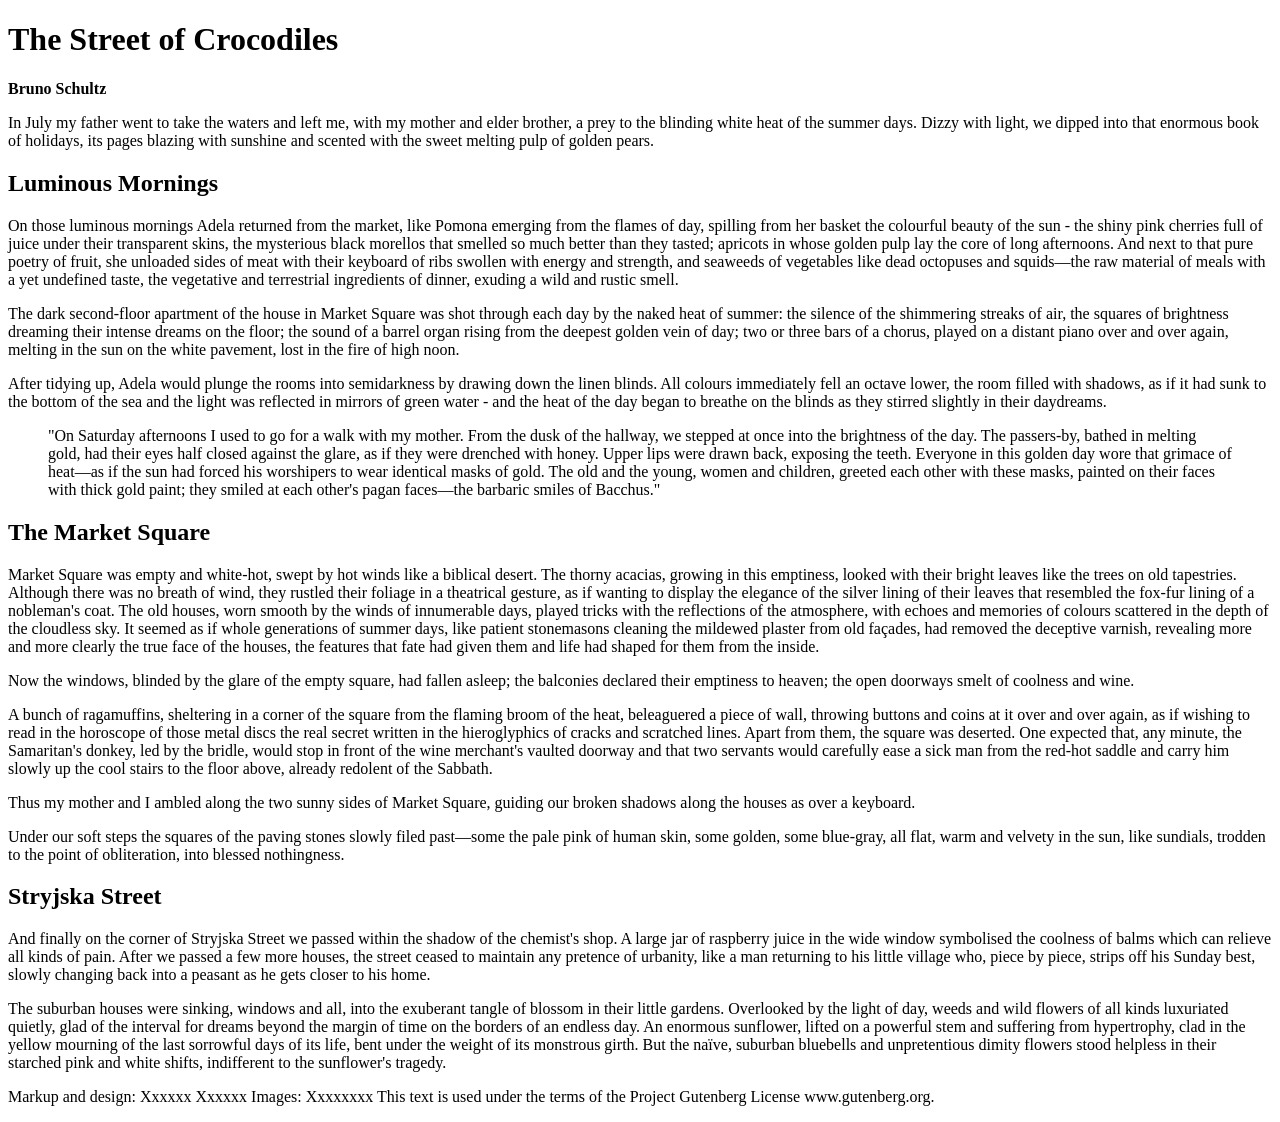
<file: index.html>
<!DOCTYPE html>
<html lang="en">
<head>
<meta charset="UTF-8">
   <title>The Street of Crocodiles</title>
</head>
<body>
    <h1>The Street of Crocodiles</h1>

<p><strong>Bruno Schultz</strong></p>

<p>In July my father went to take the waters and left me, with my mother and elder brother, a prey to the blinding white heat of the summer days. Dizzy with light, we dipped into that enormous book of holidays, its pages blazing with sunshine and scented with the sweet melting pulp of golden pears.</p>

<h2>Luminous Mornings</h2>

<p>On those luminous mornings Adela returned from the market, like Pomona emerging from the flames of day, spilling from her basket the colourful beauty of the sun - the shiny pink cherries full of juice under their transparent skins, the mysterious black morellos that smelled so much better than they tasted; apricots in whose golden pulp lay the core of long afternoons. And next to that pure poetry of fruit, she unloaded sides of meat with their keyboard of ribs swollen with energy and strength, and seaweeds of vegetables like dead octopuses and squids—the raw material of meals with a yet undefined taste, the vegetative and terrestrial ingredients of dinner, exuding a wild and rustic smell.</p>

<p>The dark second-floor apartment of the house in Market Square was shot through each day by the naked heat of summer: the silence of the shimmering streaks of air, the squares of brightness dreaming their intense dreams on the floor; the sound of a barrel organ rising from the deepest golden vein of day; two or three bars of a chorus, played on a distant piano over and over again, melting in the sun on the white pavement, lost in the fire of high noon.</p>

<p>After tidying up, Adela would plunge the rooms into semidarkness by drawing down the linen blinds. All colours immediately fell an octave lower, the room filled with shadows, as if it had sunk to the bottom of the sea and the light was reflected in mirrors of green water - and the heat of the day began to breathe on the blinds as they stirred slightly in their daydreams.</p>

<blockquote>
  <p>"On Saturday afternoons I used to go for a walk with my mother. From the dusk of the hallway, we stepped at once into the brightness of the day. The passers-by, bathed in melting gold, had their eyes half closed against the glare, as if they were drenched with honey. Upper lips were drawn back, exposing the teeth. Everyone in this golden day wore that grimace of heat—as if the sun had forced his worshipers to wear identical masks of gold. The old and the young, women and children, greeted each other with these masks, painted on their faces with thick gold paint; they smiled at each other's pagan faces—the barbaric smiles of Bacchus."</p>
</blockquote>

<h2>The Market Square</h2>

<p>Market Square was empty and white-hot, swept by hot winds like a biblical desert. The thorny acacias, growing in this emptiness, looked with their bright leaves like the trees on old tapestries. Although there was no breath of wind, they rustled their foliage in a theatrical gesture, as if wanting to display the elegance of the silver lining of their leaves that resembled the fox-fur lining of a nobleman's coat. The old houses, worn smooth by the winds of innumerable days, played tricks with the reflections of the atmosphere, with echoes and memories of colours scattered in the depth of the cloudless sky. It seemed as if whole generations of summer days, like patient stonemasons cleaning the mildewed plaster from old façades, had removed the deceptive varnish, revealing more and more clearly the true face of the houses, the features that fate had given them and life had shaped for them from the inside.</p>

<p>Now the windows, blinded by the glare of the empty square, had fallen asleep; the balconies declared their emptiness to heaven; the open doorways smelt of coolness and wine.</p>

<p>A bunch of ragamuffins, sheltering in a corner of the square from the flaming broom of the heat, beleaguered a piece of wall, throwing buttons and coins at it over and over again, as if wishing to read in the horoscope of those metal discs the real secret written in the hieroglyphics of cracks and scratched lines. Apart from them, the square was deserted. One expected that, any minute, the Samaritan's donkey, led by the bridle, would stop in front of the wine merchant's vaulted doorway and that two servants would carefully ease a sick man from the red-hot saddle and carry him slowly up the cool stairs to the floor above, already redolent of the Sabbath.</p>

<p>Thus my mother and I ambled along the two sunny sides of Market Square, guiding our broken shadows along the houses as over a keyboard.</p>

<p>Under our soft steps the squares of the paving stones slowly filed past—some the pale pink of human skin, some golden, some blue-gray, all flat, warm and velvety in the sun, like sundials, trodden to the point of obliteration, into blessed nothingness.</p>

<h2>Stryjska Street</h2>

<p>And finally on the corner of Stryjska Street we passed within the shadow of the chemist's shop. A large jar of raspberry juice in the wide window symbolised the coolness of balms which can relieve all kinds of pain. After we passed a few more houses, the street ceased to maintain any pretence of urbanity, like a man returning to his little village who, piece by piece, strips off his Sunday best, slowly changing back into a peasant as he gets closer to his home.</p>

<p>The suburban houses were sinking, windows and all, into the exuberant tangle of blossom in their little gardens. Overlooked by the light of day, weeds and wild flowers of all kinds luxuriated quietly, glad of the interval for dreams beyond the margin of time on the borders of an endless day. An enormous sunflower, lifted on a powerful stem and suffering from hypertrophy, clad in the yellow mourning of the last sorrowful days of its life, bent under the weight of its monstrous girth. But the naïve, suburban bluebells and unpretentious dimity flowers stood helpless in their starched pink and white shifts, indifferent to the sunflower's tragedy.</p>

<p>Markup and design: Xxxxxx Xxxxxx
Images: Xxxxxxxx 
This text is used under the terms of the Project Gutenberg License www.gutenberg.org.</p>
</body>
</html>
</file>
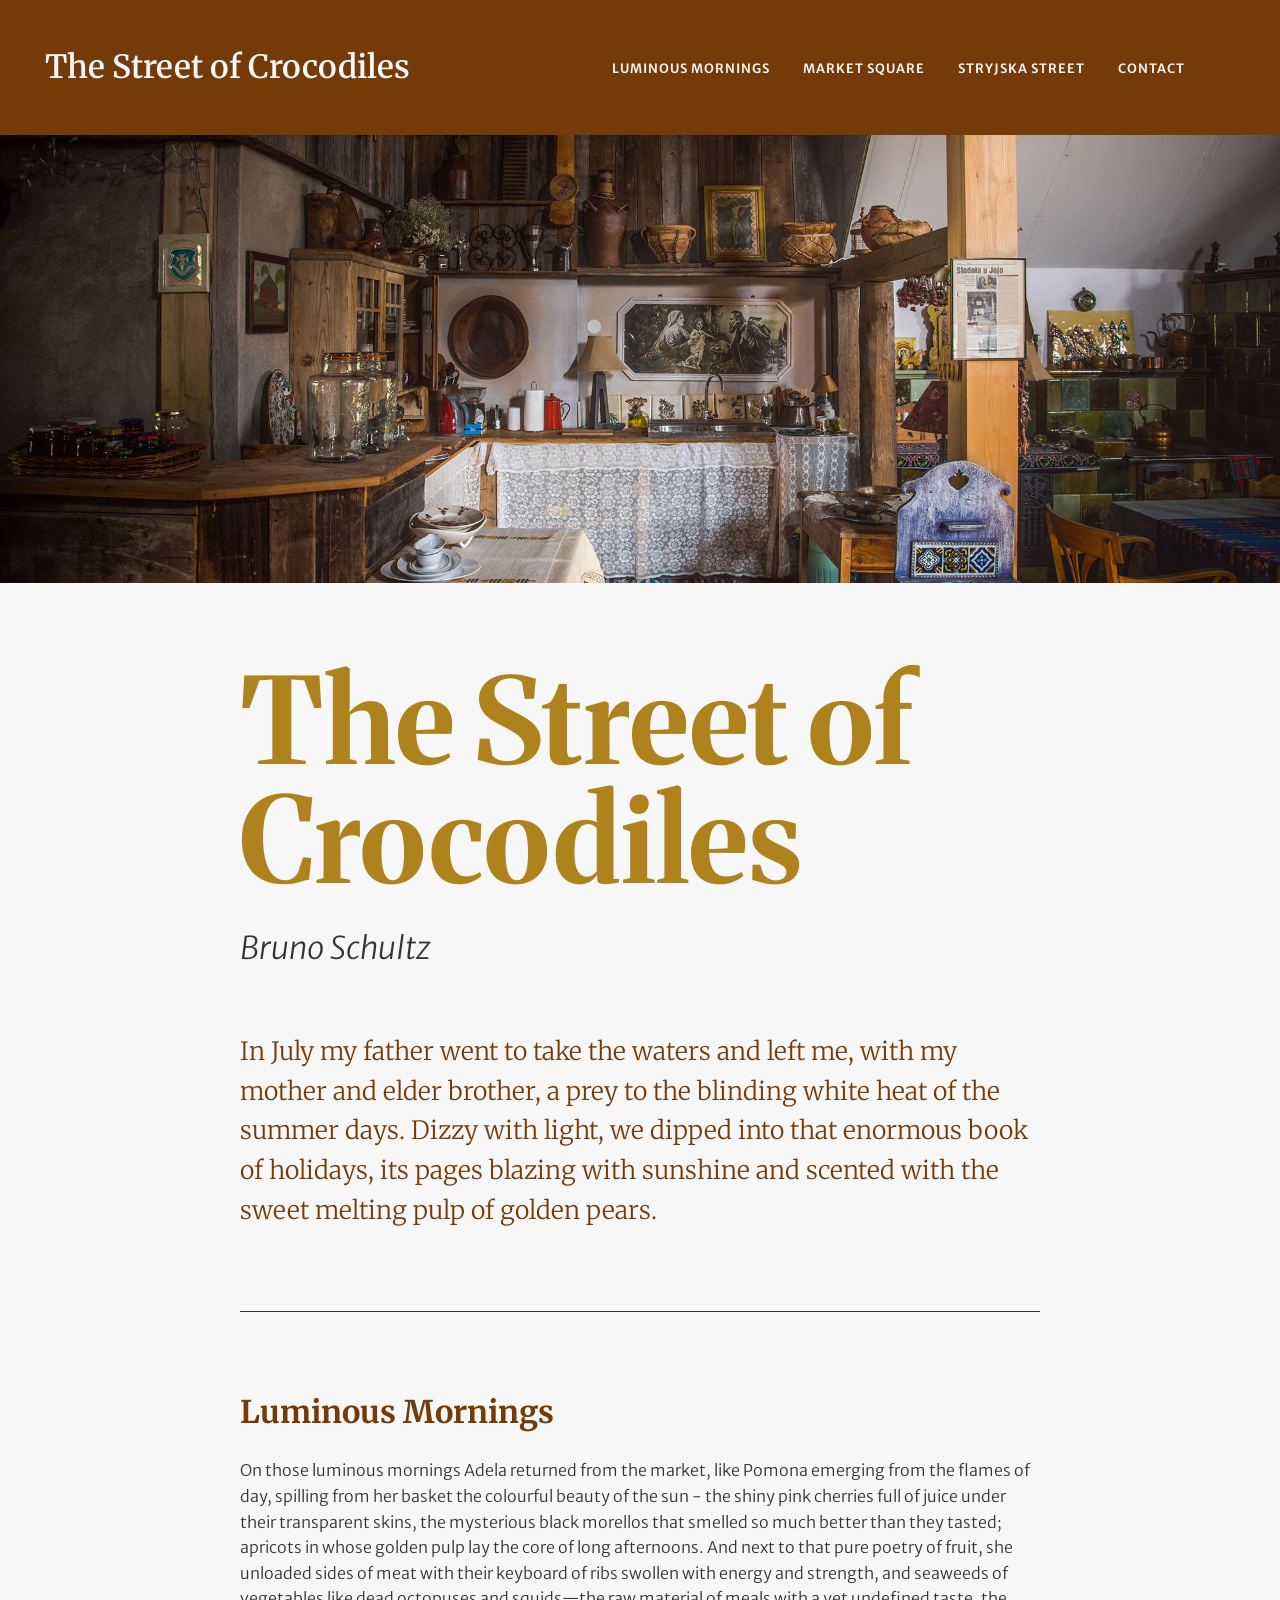
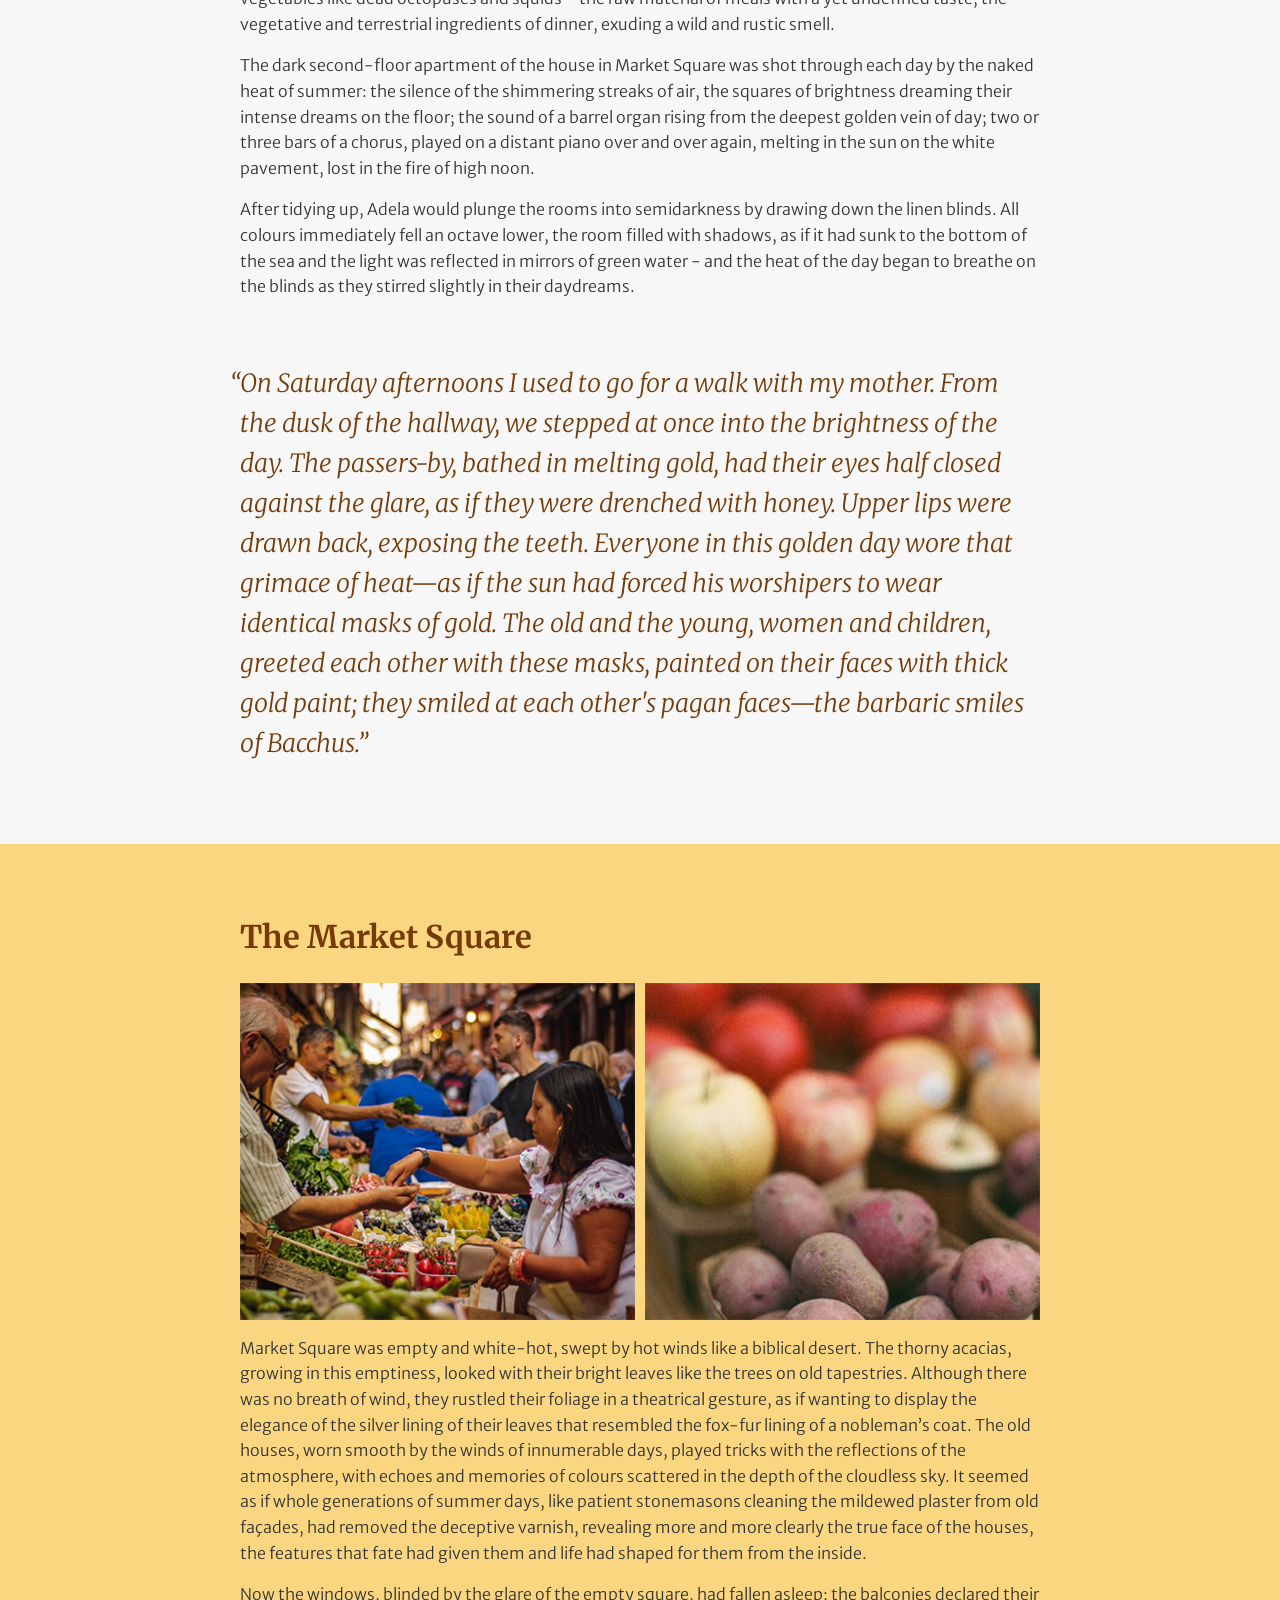
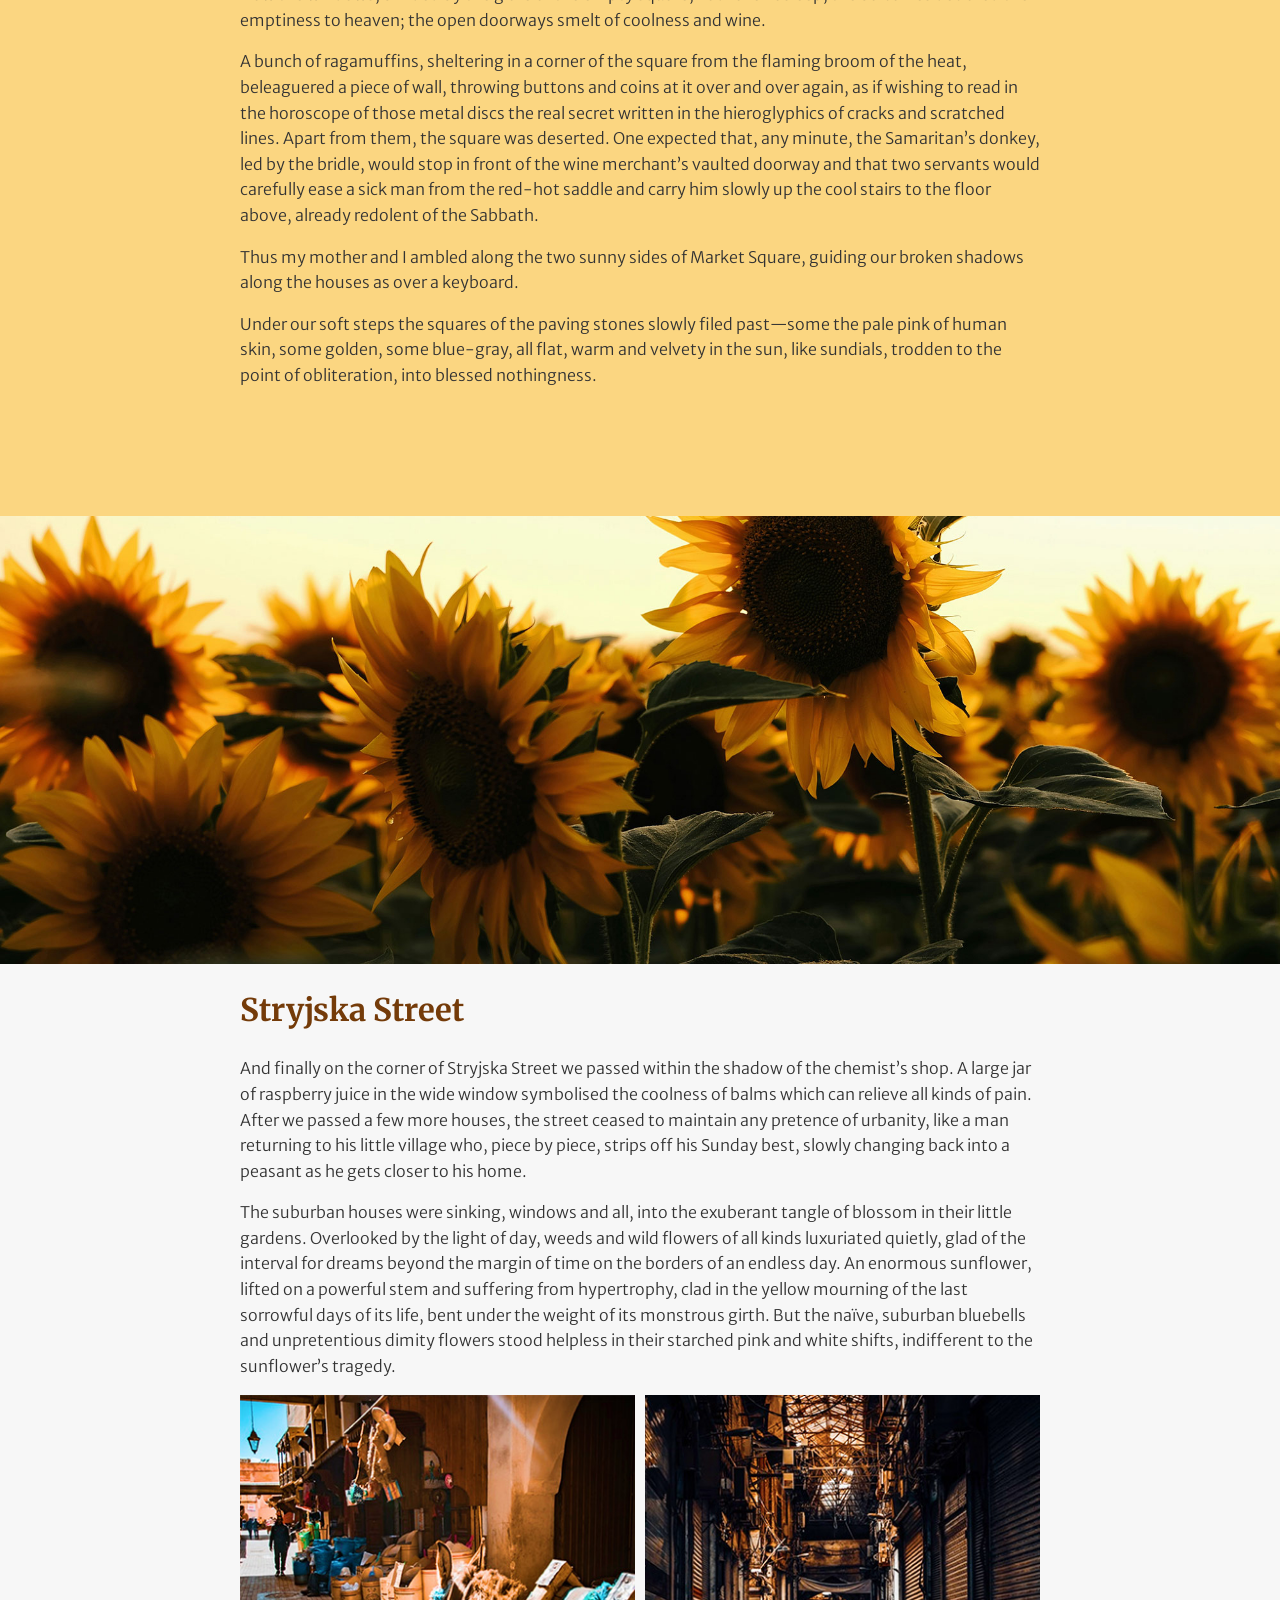
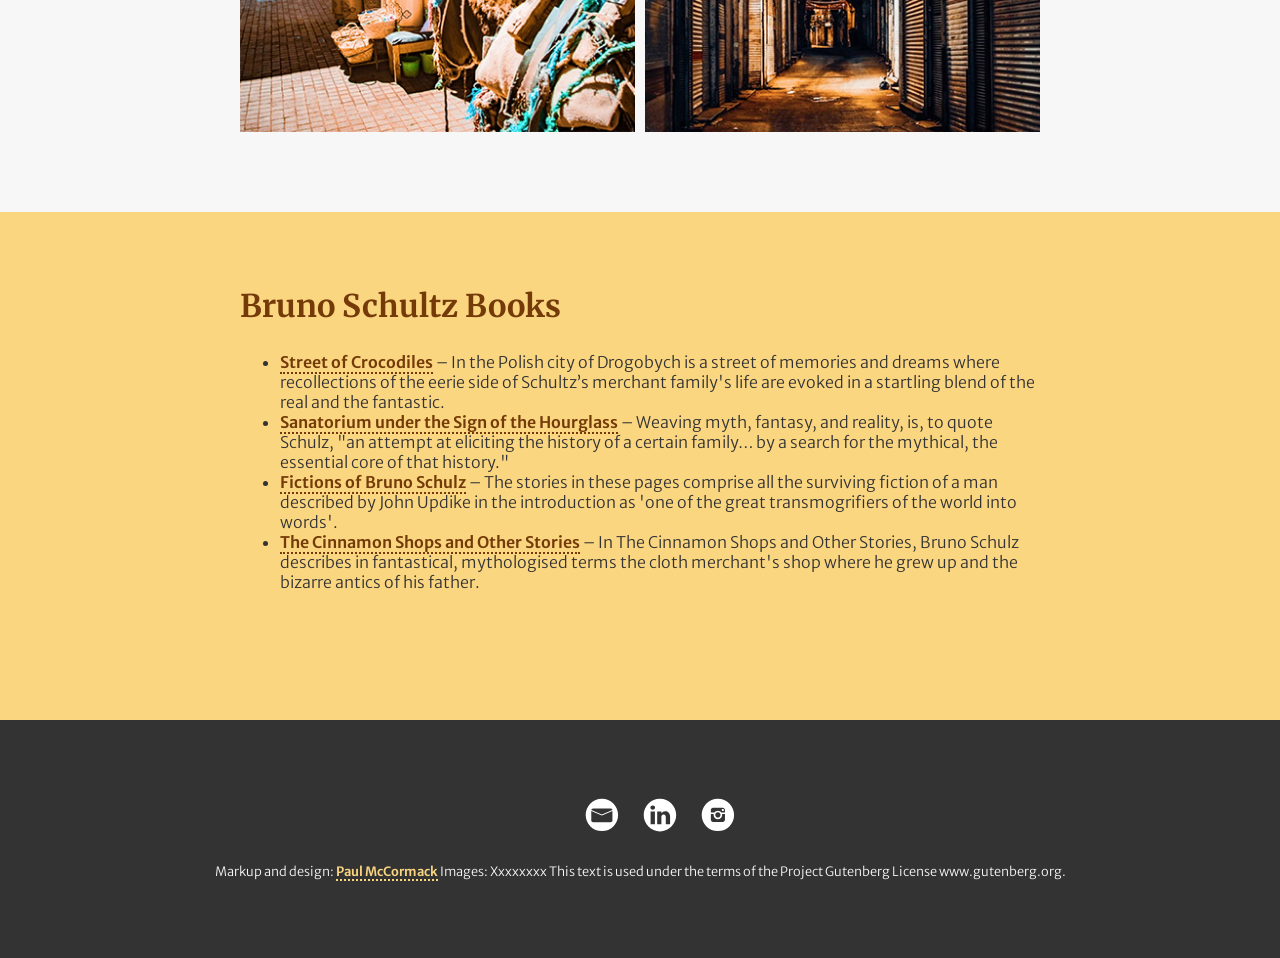
<file: index_four.html>
<!DOCTYPE html>
<html lang="en">
<head>
<meta charset="UTF-8">
   <title>The Street of Crocodiles V2</title>

    <!-- The line below links our CSS file to this HTML page -->
    <link href="css/reset.css" type="text/css" rel="stylesheet"/>
    <link href="css/style2.css" type="text/css" rel="stylesheet"/>
    <link href="css/connections.css" type="text/css" rel="stylesheet"/>

    <!-- The line below links Google Fonts to our content -->
    <link rel="preconnect" href="https://fonts.googleapis.com">
    <link rel="preconnect" href="https://fonts.gstatic.com" crossorigin>
    <link href="https://fonts.googleapis.com/css2?family=Merriweather+Sans:ital,wght@0,300..800;1,300..800&family=Merriweather:ital,opsz,wght@0,18..144,300..900;1,18..144,300..900&display=swap" rel="stylesheet">
</head>
<body>
        <div class="responsivenav" >
    <div id="logo">
        <p>The Street of Crocodiles</p>
    </div>
        <nav>
          <ul>
              <li><a href="#mornings">Luminous Mornings</a></li>
              <li><a href="#market">Market Square</a></li>
              <li><a href="#street">Stryjska Street</a></li>
              <li><a href="#contact">Contact</a></li>
          </ul>
        </nav>
    </div>

<img src="img/top_image.jpg" alt="A photograph of a rural kitchen"/>

    <header>
    <h1>The Street of Crocodiles</h1>
        <h2>Bruno Schultz</h2>
        <p>In July my father went to take the waters and left me, with my mother and elder brother, a prey to the blinding white heat of the summer days. Dizzy with light, we dipped into that enormous book of holidays, its pages blazing with sunshine and scented with the sweet melting pulp of golden pears.</p>
    </header>

    <section>
        <hr>
        <h2 id="mornings">Luminous Mornings</h2>
            <p>On those luminous mornings Adela returned from the market, like Pomona emerging from the flames of day, spilling from her basket the colourful beauty of the sun - the shiny pink cherries full of juice under their transparent skins, the mysterious black morellos that smelled so much better than they tasted; apricots in whose golden pulp lay the core of long afternoons. And next to that pure poetry of fruit, she unloaded sides of meat with their keyboard of ribs swollen with energy and strength, and seaweeds of vegetables like dead octopuses and squids—the raw material of meals with a yet undefined taste, the vegetative and terrestrial ingredients of dinner, exuding a wild and rustic smell.</p>

            <p>The dark second-floor apartment of the house in Market Square was shot through each day by the naked heat of summer: the silence of the shimmering streaks of air, the squares of brightness dreaming their intense dreams on the floor; the sound of a barrel organ rising from the deepest golden vein of day; two or three bars of a chorus, played on a distant piano over and over again, melting in the sun on the white pavement, lost in the fire of high noon.</p>

            <p>After tidying up, Adela would plunge the rooms into semidarkness by drawing down the linen blinds. All colours immediately fell an octave lower, the room filled with shadows, as if it had sunk to the bottom of the sea and the light was reflected in mirrors of green water - and the heat of the day began to breathe on the blinds as they stirred slightly in their daydreams.</p>

                <blockquote>
                “On Saturday afternoons I used to go for a walk with my mother. From the dusk of the hallway, we stepped at once into the brightness of the day. The passers-by, bathed in melting gold, had their eyes half closed against the glare, as if they were drenched with honey. Upper lips were drawn back, exposing the teeth. Everyone in this golden day wore that grimace of heat—as if the sun had forced his worshipers to wear identical masks of gold. The old and the young, women and children, greeted each other with these masks, painted on their faces with thick gold paint; they smiled at each other's pagan faces—the barbaric smiles of Bacchus.”
            </blockquote>
    </section>
<div class="light">
    <section>
        <h2>The Market Square</h2>

<div class="gridimage">
    <img src="img/market-trader.jpg" alt="" />
    <img src="img/apples.jpg" alt="" />
</div>

            <p>Market Square was empty and white-hot, swept by hot winds like a biblical desert. The thorny acacias, growing in this emptiness, looked with their bright leaves like the trees on old tapestries. Although there was no breath of wind, they rustled their foliage in a theatrical gesture, as if wanting to display the elegance of the silver lining of their leaves that resembled the fox-fur lining of a nobleman’s coat. The old houses, worn smooth by the winds of innumerable days, played tricks with the reflections of the atmosphere, with echoes and memories of colours scattered in the depth of the cloudless sky. It seemed as if whole generations of summer days, like patient stonemasons cleaning the mildewed plaster from old façades, had removed the deceptive varnish, revealing more and more clearly the true face of the houses, the features that fate had given them and life had shaped for them from the inside.</p>

            <p>Now the windows, blinded by the glare of the empty square, had fallen asleep; the balconies declared their emptiness to heaven; the open doorways smelt of coolness and wine.</p>

            <p>A bunch of ragamuffins, sheltering in a corner of the square from the flaming broom of the heat, beleaguered a piece of wall, throwing buttons and coins at it over and over again, as if wishing to read in the horoscope of those metal discs the real secret written in the hieroglyphics of cracks and scratched lines. Apart from them, the square was deserted. One expected that, any minute, the Samaritan’s donkey, led by the bridle, would stop in front of the wine merchant’s vaulted doorway and that two servants would carefully ease a sick man from the red-hot saddle and carry him slowly up the cool stairs to the floor above, already redolent of the Sabbath.</p>

            <p>Thus my mother and I ambled along the two sunny sides of Market Square, guiding our broken shadows along the houses as over a keyboard.</p>

            <p>Under our soft steps the squares of the paving stones slowly filed past—some the pale pink of human skin, some golden, some blue-gray, all flat, warm and velvety in the sun, like sundials, trodden to the point of obliteration, into blessed nothingness.</p>
    </section>
</div>
<img src="img/sunflowers.jpg" alt="A photograph sunflowers in full bloom"/>
    <section>
        <h2>Stryjska Street</h2>

            <p>And finally on the corner of Stryjska Street we passed within the shadow of the chemist’s shop. A large jar of raspberry juice in the wide window symbolised the coolness of balms which can relieve all kinds of pain. After we passed a few more houses, the street ceased to maintain any pretence of urbanity, like a man returning to his little village who, piece by piece, strips off his Sunday best, slowly changing back into a peasant as he gets closer to his home.</p>

    
            <p>The suburban houses were sinking, windows and all, into the exuberant tangle of blossom in their little gardens. Overlooked by the light of day, weeds and wild flowers of all kinds luxuriated quietly, glad of the interval for dreams beyond the margin of time on the borders of an endless day. An enormous sunflower, lifted on a powerful stem and suffering from hypertrophy, clad in the yellow mourning of the last sorrowful days of its life, bent under the weight of its monstrous girth. But the naïve, suburban bluebells and unpretentious dimity flowers stood helpless in their starched pink and white shifts, indifferent to the sunflower’s tragedy.</p>

   <div class="gridimage">
    <img src="img/street-1.jpg" alt="" />
    <img src="img/street-2.jpg" alt="" />
</div>

    </section>

<div class="light">
    <section>
        <h2>Bruno Schultz Books</h2>
<ul>
<li><a href="https://www.goodreads.com/book/show/244261.The_Street_of_Crocodiles" target="_blank">Street of Crocodiles</a> – In the Polish city of Drogobych is a street of memories and dreams where recollections of the  eerie side of Schultz’s merchant family's life are evoked in a startling blend of the real and the fantastic.</li>

<li><a href="https://www.goodreads.com/book/show/359559.Sanatorium_Under_the_Sign_of_the_Hourglass" target="_blank">Sanatorium under the Sign of the Hourglass</a> – Weaving myth, fantasy, and reality,  is, to quote Schulz, "an attempt at eliciting the history of a certain family… by a search for the mythical, the essential core of that history."</li>

<li><a href="https://www.goodreads.com/book/show/244262" target="_blank">Fictions of Bruno Schulz</a> – The stories in these pages comprise all the surviving fiction of a man described by John Updike in the introduction as 'one of the great transmogrifiers of the world into words'. </li>

<li><a href="https://www.goodreads.com/book/show/29142989-the-cinnamon-shops-and-other-stories" target="_blank">The Cinnamon Shops and Other Stories</a> – In The Cinnamon Shops and Other Stories, Bruno Schulz describes in fantastical, mythologised terms the cloth merchant's shop where he grew up and the bizarre antics of his father.</li>
</ul>
    </section>
</div>
<footer>
     <ul class="connections">

          <!------------- EMAIL ------------------>

          <li><a href="mailto:#" title="send me an email">
                  <svg width="36" height="36" viewBox="0 0 36 36">
              <g></g>
                    <path  d="M17.902 1.699c-8.949 0-16.203 7.254-16.203 16.203s7.254 16.203 16.203 16.203c8.949 0 16.203-7.254 16.203-16.203 0-8.949-7.254-16.203-16.203-16.203zM9.168 11.487h17.371c0.99 0 1.794 0.699 1.878 1.588l-10.599 4.53-10.532-4.501c0.069-0.903 0.88-1.618 1.881-1.618zM28.434 23.494c0 0.961-0.848 1.739-1.895 1.739h-17.371c-1.047 0-1.895-0.778-1.895-1.739v-9.566l10.558 4.511 0.008-0.013 10.595-4.529v9.597z" fill="#fff"/>

                </svg>

                </a>

                </li>

            <!----------------------------- LINKEDIN ---------------------------->

<li><a href="#" title="Connect with me on Linkedin">

  <svg width="36" height="36" viewBox="0 0 36 36">

  <g></g>

  <path  d="M17.9,1.8c9,0,16.3,7.3,16.3,16.3s-7.3,16.3-16.3,16.3S1.7,27,1.7,18.1S9,1.8,17.9,1.8z M12.9,27.2V14.5H8.6

  v12.7H12.9z M28.1,27.2v-7.3c0-3.9-2.1-5.7-4.9-5.7c-2.2,0-3.2,1.2-3.8,2.1v-1.8h-4.2c0.1,1.2,0,12.7,0,12.7h4.2v-7.1

  c0-0.4,0-0.8,0.1-1c0.3-0.8,1-1.5,2.2-1.5c1.5,0,2.1,1.2,2.1,2.9v6.8L28.1,27.2L28.1,27.2z M10.8,8.4c-1.4,0-2.4,0.9-2.4,2.2

  c0,1.2,0.9,2.2,2.3,2.2h0c1.5,0,2.4-1,2.4-2.2C13.1,9.3,12.2,8.4,10.8,8.4L10.8,8.4z" fill="#fff"/>

</svg>

</a>

</li>

<!----------------------------- INSTAGRAM ---------------------------->
                   <li><a href="#" title="Visit my Instagram account" target="_blank" >
                    <svg width="36" height="36" viewBox="0 0 36 36">
                    <g></g>
                       <path d="M17.903 1.699c-8.949 0-16.204 7.254-16.204 16.203s7.254 16.203 16.204 16.203c8.948 0 16.203-7.254 16.203-16.203 0-8.949-7.254-16.203-16.203-16.203zM24.957 22.747c0 1.218-0.992 2.206-2.207 2.206h-9.694c-1.221 0-2.207-0.989-2.207-2.206v-5.667h2.87c-0.059 0.267-0.081 0.535-0.081 0.819 0 2.357 1.901 4.26 4.264 4.26 2.352 0 4.263-1.903 4.263-4.26 0-0.284-0.027-0.553-0.080-0.819h2.872v5.667zM15.277 17.899c0-1.451 1.177-2.629 2.624-2.629 1.451 0 2.621 1.177 2.621 2.629 0 1.458-1.17 2.625-2.621 2.625-1.446 0-2.624-1.168-2.624-2.625zM24.957 15.437h-3.572c-0.769-1.089-2.049-1.803-3.484-1.803-1.438 0-2.707 0.713-3.487 1.803h-3.566v-2.385c0-1.22 0.986-2.2 2.207-2.2h9.693c1.216 0 2.207 0.981 2.207 2.2v2.385z" fill="#fff" />

                       <path d="M23.438 11.995h-1.185c-0.215 0-0.399 0.174-0.399 0.39v1.182c0 0.224 0.183 0.399 0.399 0.399h1.185c0.21 0 0.393-0.176 0.393-0.399v-1.182c0-0.216-0.181-0.39-0.393-0.39z" fill="#fff" />
                     </svg>
                     </a>
                       </li>
            </ul>
    <p>Markup and design: <a href="mailto:p.mccormack@ulster.ac.uk"> Paul McCormack</a> Images: Xxxxxxxx This text is used under the terms of the Project Gutenberg License www.gutenberg.org.</p>
</footer>

</body>
</html>
</file>
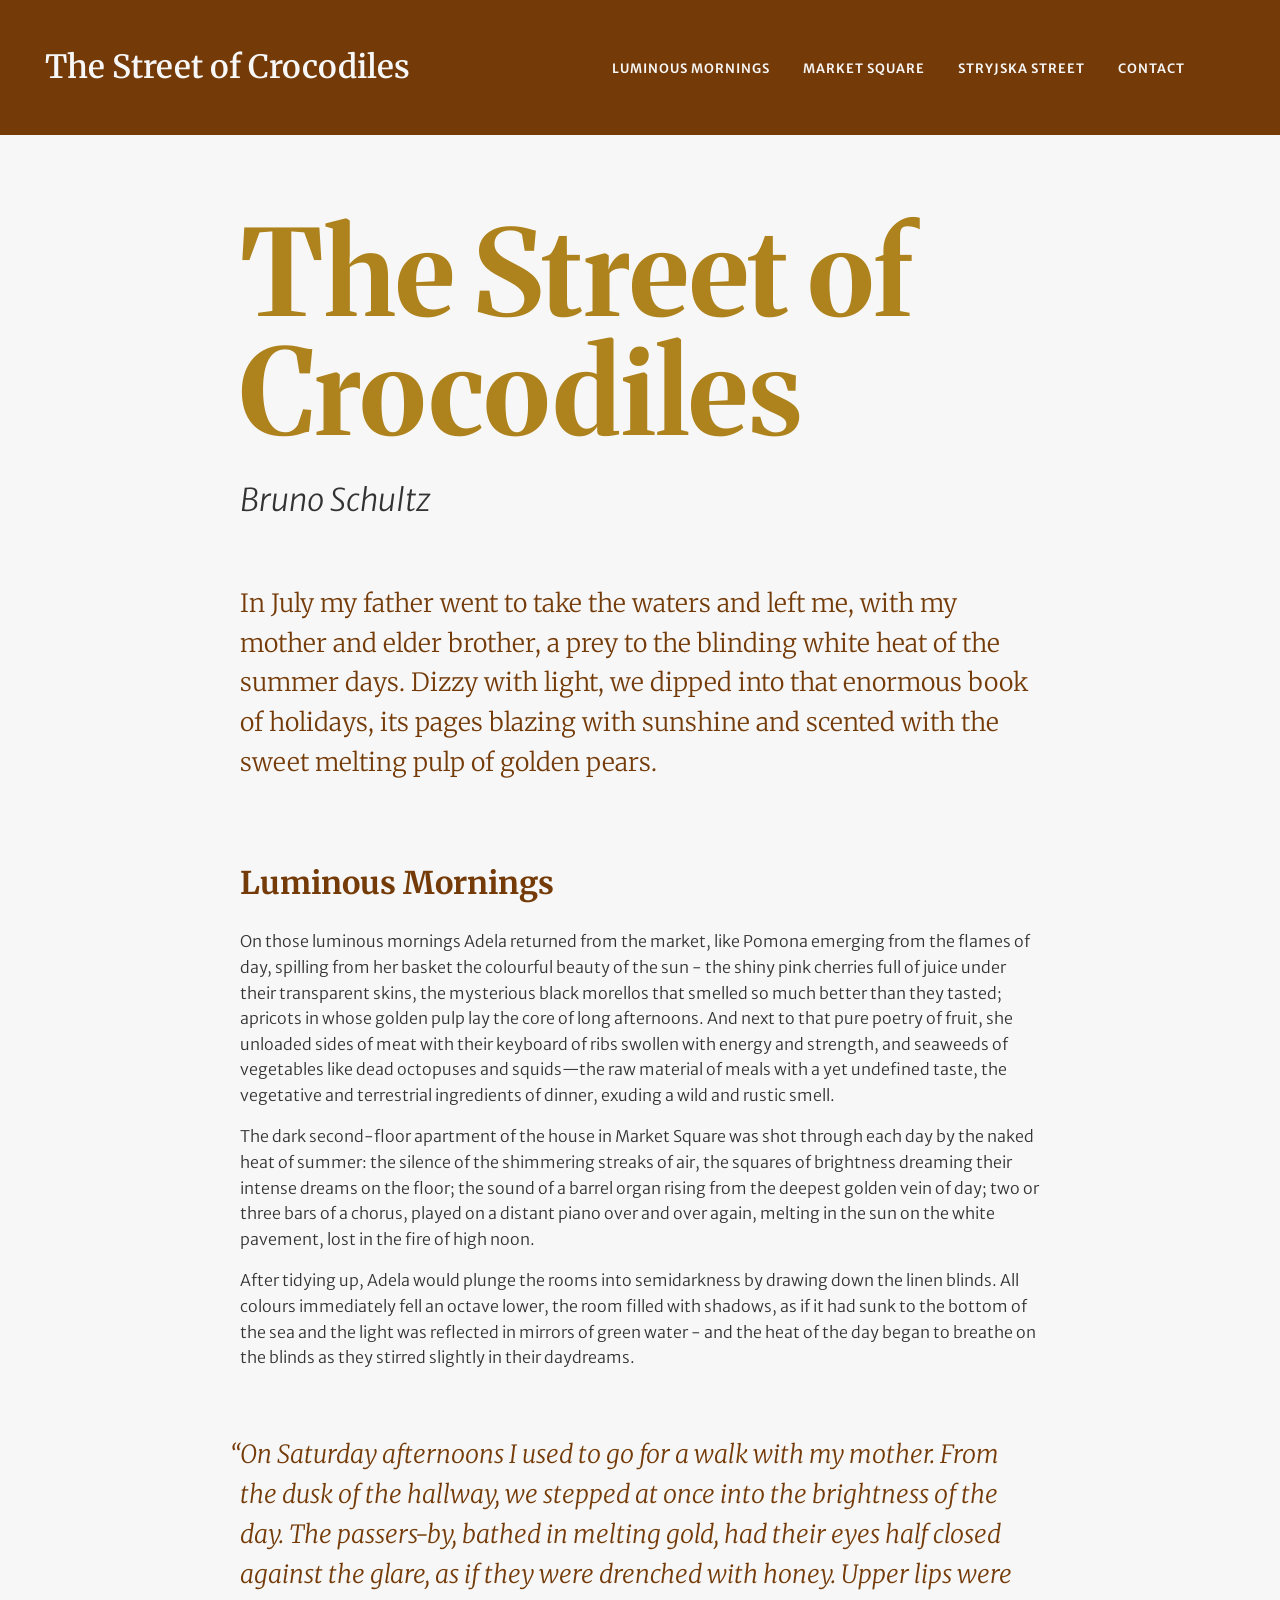
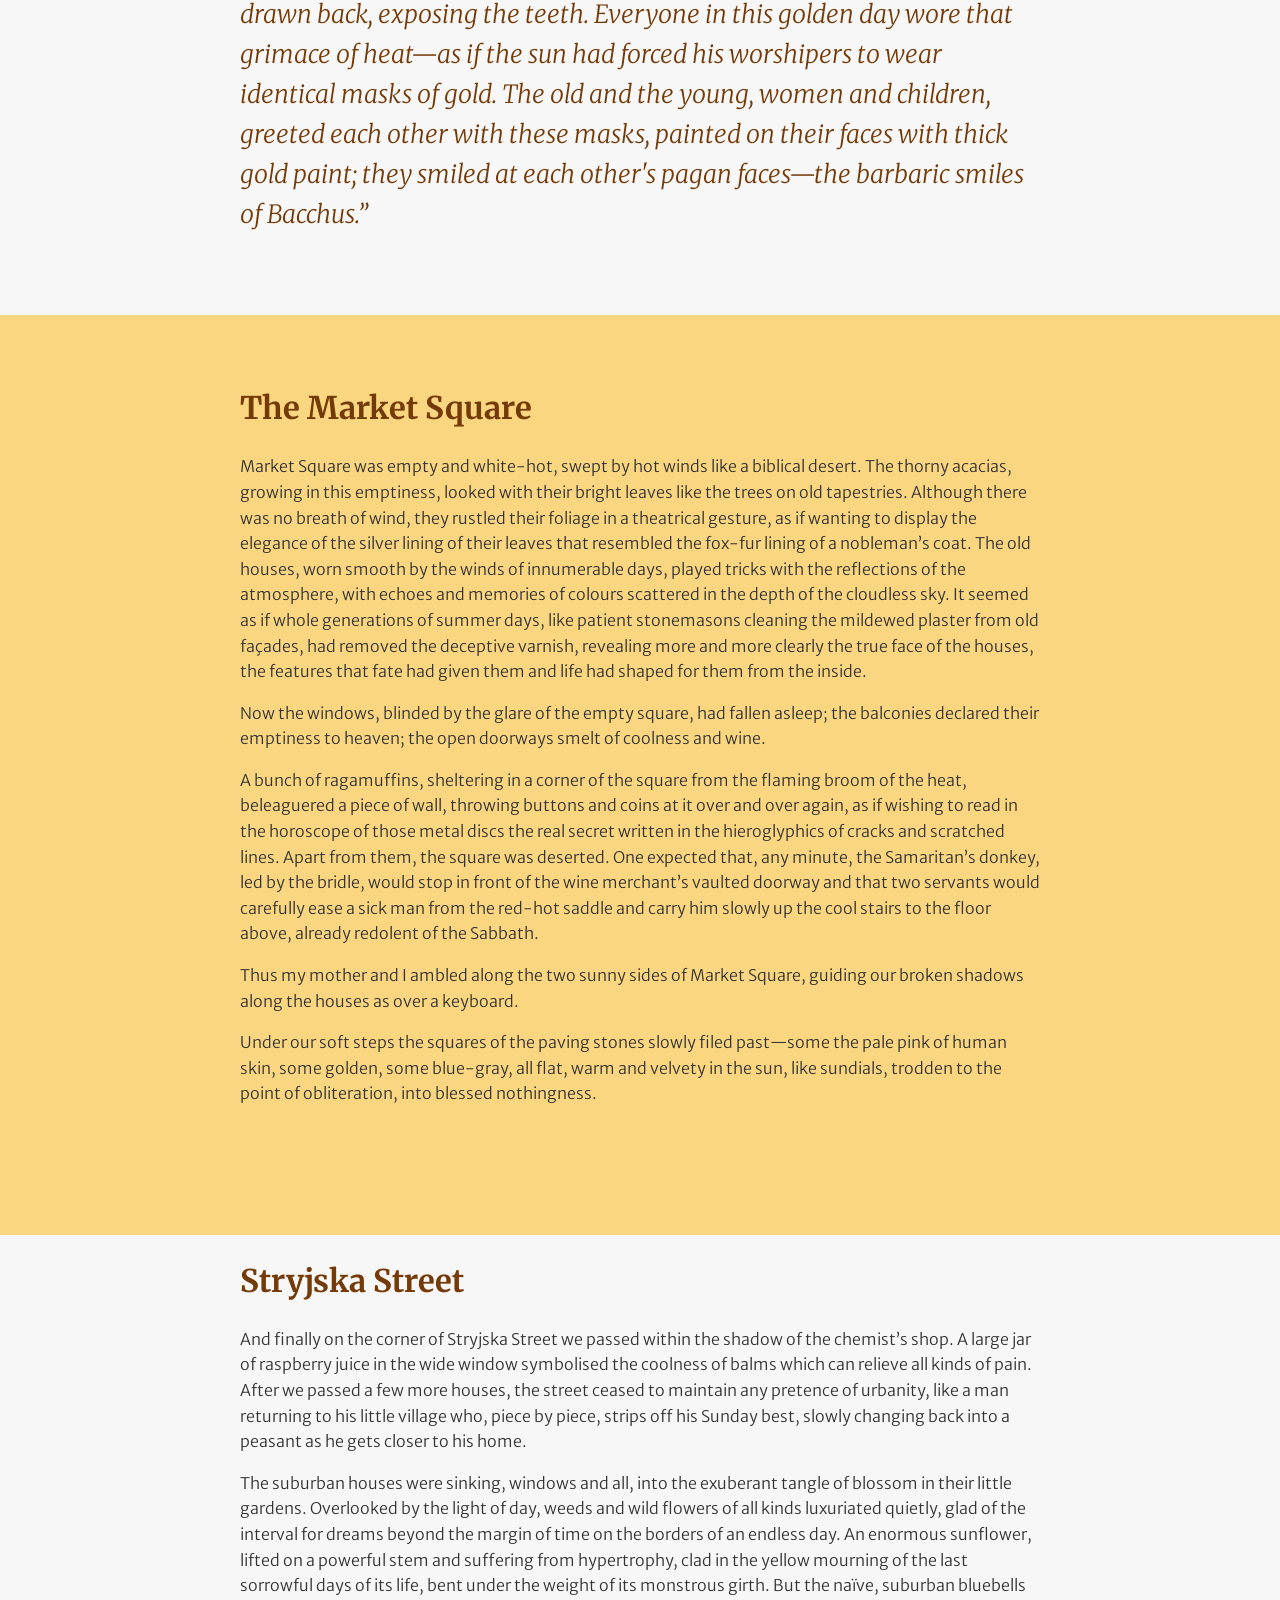
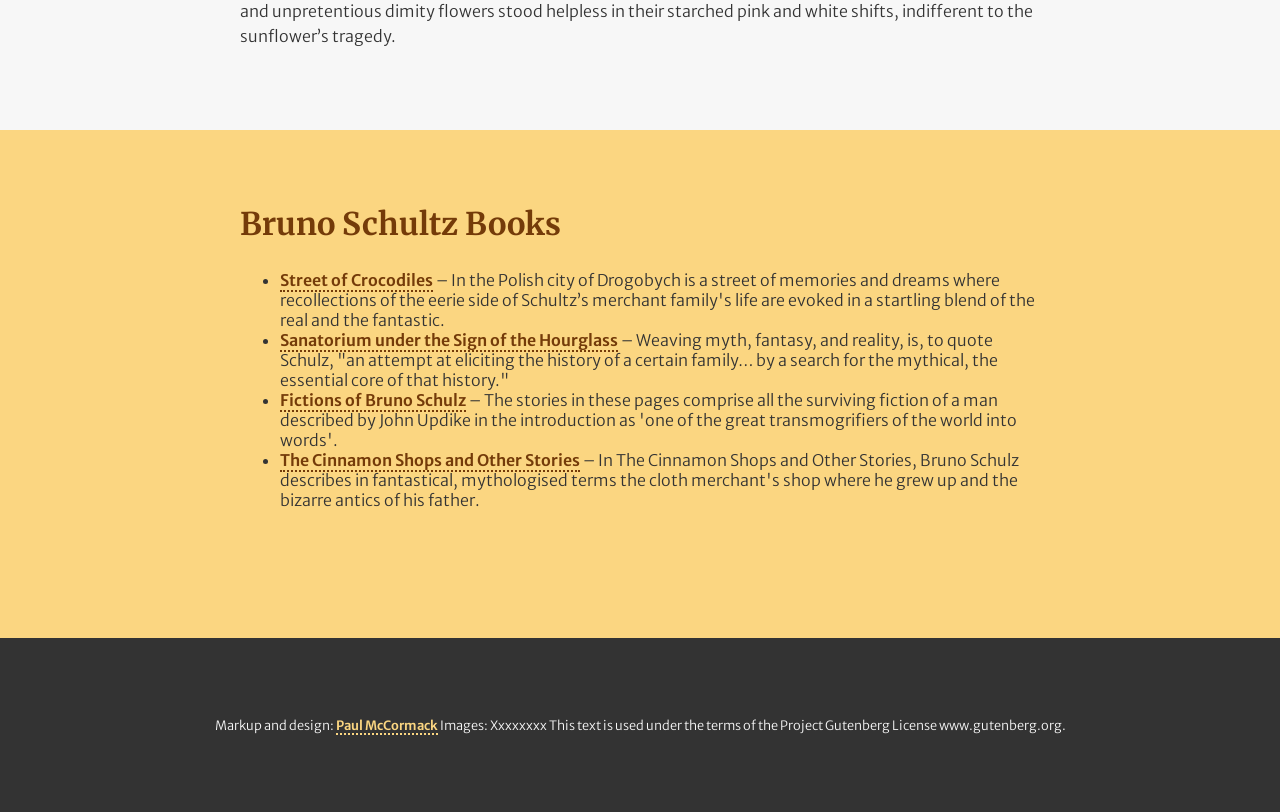
<file: index_three.html>
<!DOCTYPE html>
<html lang="en">
<head>
<meta charset="UTF-8">
   <title>The Street of Crocodiles V2</title>

    <!-- The line below links our CSS file to this HTML page -->
    <link href="css/reset.css" type="text/css" rel="stylesheet"/>
    <link href="css/style2.css" type="text/css" rel="stylesheet"/>

    <!-- The line below links Google Fonts to our content -->
    <link rel="preconnect" href="https://fonts.googleapis.com">
    <link rel="preconnect" href="https://fonts.gstatic.com" crossorigin>
    <link href="https://fonts.googleapis.com/css2?family=Merriweather+Sans:ital,wght@0,300..800;1,300..800&family=Merriweather:ital,opsz,wght@0,18..144,300..900;1,18..144,300..900&display=swap" rel="stylesheet">
</head>
<body>
        <div class="responsivenav" >
    <div id="logo">
        <p>The Street of Crocodiles</p>
    </div>
        <nav>
          <ul>
              <li><a href="#mornings">Luminous Mornings</a></li>
              <li><a href="#market">Market Square</a></li>
              <li><a href="#street">Stryjska Street</a></li>
              <li><a href="#contact">Contact</a></li>
          </ul>
        </nav>
    </div>
    <header>
    <h1>The Street of Crocodiles</h1>
        <h2>Bruno Schultz</h2>
        <p>In July my father went to take the waters and left me, with my mother and elder brother, a prey to the blinding white heat of the summer days. Dizzy with light, we dipped into that enormous book of holidays, its pages blazing with sunshine and scented with the sweet melting pulp of golden pears.</p>
    </header>

    <section>
        <h2 id="mornings">Luminous Mornings</h2>
            <p>On those luminous mornings Adela returned from the market, like Pomona emerging from the flames of day, spilling from her basket the colourful beauty of the sun - the shiny pink cherries full of juice under their transparent skins, the mysterious black morellos that smelled so much better than they tasted; apricots in whose golden pulp lay the core of long afternoons. And next to that pure poetry of fruit, she unloaded sides of meat with their keyboard of ribs swollen with energy and strength, and seaweeds of vegetables like dead octopuses and squids—the raw material of meals with a yet undefined taste, the vegetative and terrestrial ingredients of dinner, exuding a wild and rustic smell.</p>

            <p>The dark second-floor apartment of the house in Market Square was shot through each day by the naked heat of summer: the silence of the shimmering streaks of air, the squares of brightness dreaming their intense dreams on the floor; the sound of a barrel organ rising from the deepest golden vein of day; two or three bars of a chorus, played on a distant piano over and over again, melting in the sun on the white pavement, lost in the fire of high noon.</p>

            <p>After tidying up, Adela would plunge the rooms into semidarkness by drawing down the linen blinds. All colours immediately fell an octave lower, the room filled with shadows, as if it had sunk to the bottom of the sea and the light was reflected in mirrors of green water - and the heat of the day began to breathe on the blinds as they stirred slightly in their daydreams.</p>

                <blockquote>
                “On Saturday afternoons I used to go for a walk with my mother. From the dusk of the hallway, we stepped at once into the brightness of the day. The passers-by, bathed in melting gold, had their eyes half closed against the glare, as if they were drenched with honey. Upper lips were drawn back, exposing the teeth. Everyone in this golden day wore that grimace of heat—as if the sun had forced his worshipers to wear identical masks of gold. The old and the young, women and children, greeted each other with these masks, painted on their faces with thick gold paint; they smiled at each other's pagan faces—the barbaric smiles of Bacchus.”
            </blockquote>
    </section>
<div class="light">
    <section>
        <h2>The Market Square</h2>
            <p>Market Square was empty and white-hot, swept by hot winds like a biblical desert. The thorny acacias, growing in this emptiness, looked with their bright leaves like the trees on old tapestries. Although there was no breath of wind, they rustled their foliage in a theatrical gesture, as if wanting to display the elegance of the silver lining of their leaves that resembled the fox-fur lining of a nobleman’s coat. The old houses, worn smooth by the winds of innumerable days, played tricks with the reflections of the atmosphere, with echoes and memories of colours scattered in the depth of the cloudless sky. It seemed as if whole generations of summer days, like patient stonemasons cleaning the mildewed plaster from old façades, had removed the deceptive varnish, revealing more and more clearly the true face of the houses, the features that fate had given them and life had shaped for them from the inside.</p>

            <p>Now the windows, blinded by the glare of the empty square, had fallen asleep; the balconies declared their emptiness to heaven; the open doorways smelt of coolness and wine.</p>

            <p>A bunch of ragamuffins, sheltering in a corner of the square from the flaming broom of the heat, beleaguered a piece of wall, throwing buttons and coins at it over and over again, as if wishing to read in the horoscope of those metal discs the real secret written in the hieroglyphics of cracks and scratched lines. Apart from them, the square was deserted. One expected that, any minute, the Samaritan’s donkey, led by the bridle, would stop in front of the wine merchant’s vaulted doorway and that two servants would carefully ease a sick man from the red-hot saddle and carry him slowly up the cool stairs to the floor above, already redolent of the Sabbath.</p>

            <p>Thus my mother and I ambled along the two sunny sides of Market Square, guiding our broken shadows along the houses as over a keyboard.</p>

            <p>Under our soft steps the squares of the paving stones slowly filed past—some the pale pink of human skin, some golden, some blue-gray, all flat, warm and velvety in the sun, like sundials, trodden to the point of obliteration, into blessed nothingness.</p>
    </section>
</div>
    <section>
        <h2>Stryjska Street</h2>

            <p>And finally on the corner of Stryjska Street we passed within the shadow of the chemist’s shop. A large jar of raspberry juice in the wide window symbolised the coolness of balms which can relieve all kinds of pain. After we passed a few more houses, the street ceased to maintain any pretence of urbanity, like a man returning to his little village who, piece by piece, strips off his Sunday best, slowly changing back into a peasant as he gets closer to his home.</p>

    
            <p>The suburban houses were sinking, windows and all, into the exuberant tangle of blossom in their little gardens. Overlooked by the light of day, weeds and wild flowers of all kinds luxuriated quietly, glad of the interval for dreams beyond the margin of time on the borders of an endless day. An enormous sunflower, lifted on a powerful stem and suffering from hypertrophy, clad in the yellow mourning of the last sorrowful days of its life, bent under the weight of its monstrous girth. But the naïve, suburban bluebells and unpretentious dimity flowers stood helpless in their starched pink and white shifts, indifferent to the sunflower’s tragedy.</p>
    </section>

<div class="light">
    <section>
        <h2>Bruno Schultz Books</h2>
<ul>
<li><a href="https://www.goodreads.com/book/show/244261.The_Street_of_Crocodiles" target="_blank">Street of Crocodiles</a> – In the Polish city of Drogobych is a street of memories and dreams where recollections of the  eerie side of Schultz’s merchant family's life are evoked in a startling blend of the real and the fantastic.</li>

<li><a href="https://www.goodreads.com/book/show/359559.Sanatorium_Under_the_Sign_of_the_Hourglass" target="_blank">Sanatorium under the Sign of the Hourglass</a> – Weaving myth, fantasy, and reality,  is, to quote Schulz, "an attempt at eliciting the history of a certain family… by a search for the mythical, the essential core of that history."</li>

<li><a href="https://www.goodreads.com/book/show/244262" target="_blank">Fictions of Bruno Schulz</a> – The stories in these pages comprise all the surviving fiction of a man described by John Updike in the introduction as 'one of the great transmogrifiers of the world into words'. </li>

<li><a href="https://www.goodreads.com/book/show/29142989-the-cinnamon-shops-and-other-stories" target="_blank">The Cinnamon Shops and Other Stories</a> – In The Cinnamon Shops and Other Stories, Bruno Schulz describes in fantastical, mythologised terms the cloth merchant's shop where he grew up and the bizarre antics of his father.</li>
</ul>
    </section>
</div>
<footer>
    <p>Markup and design: <a href="mailto:p.mccormack@ulster.ac.uk"> Paul McCormack</a> Images: Xxxxxxxx This text is used under the terms of the Project Gutenberg License www.gutenberg.org.</p>
</footer>

</body>
</html>
</file>
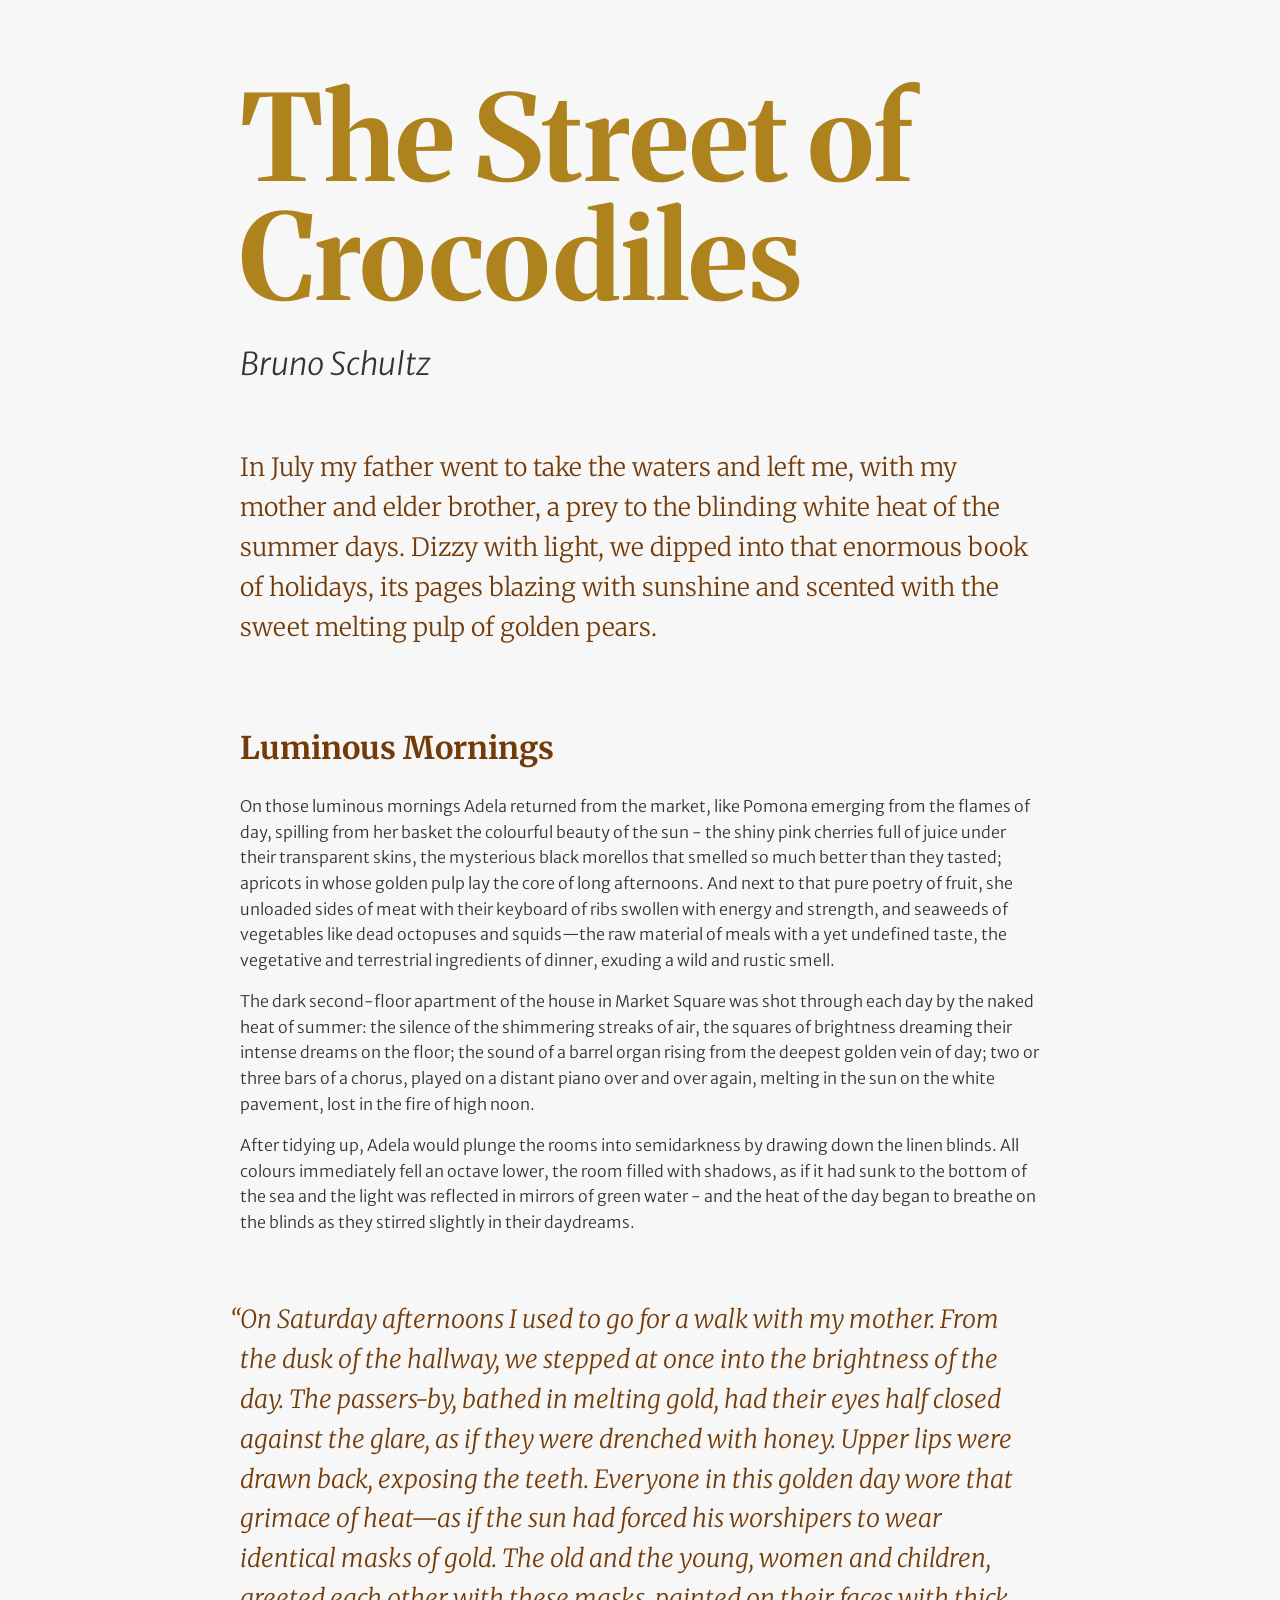
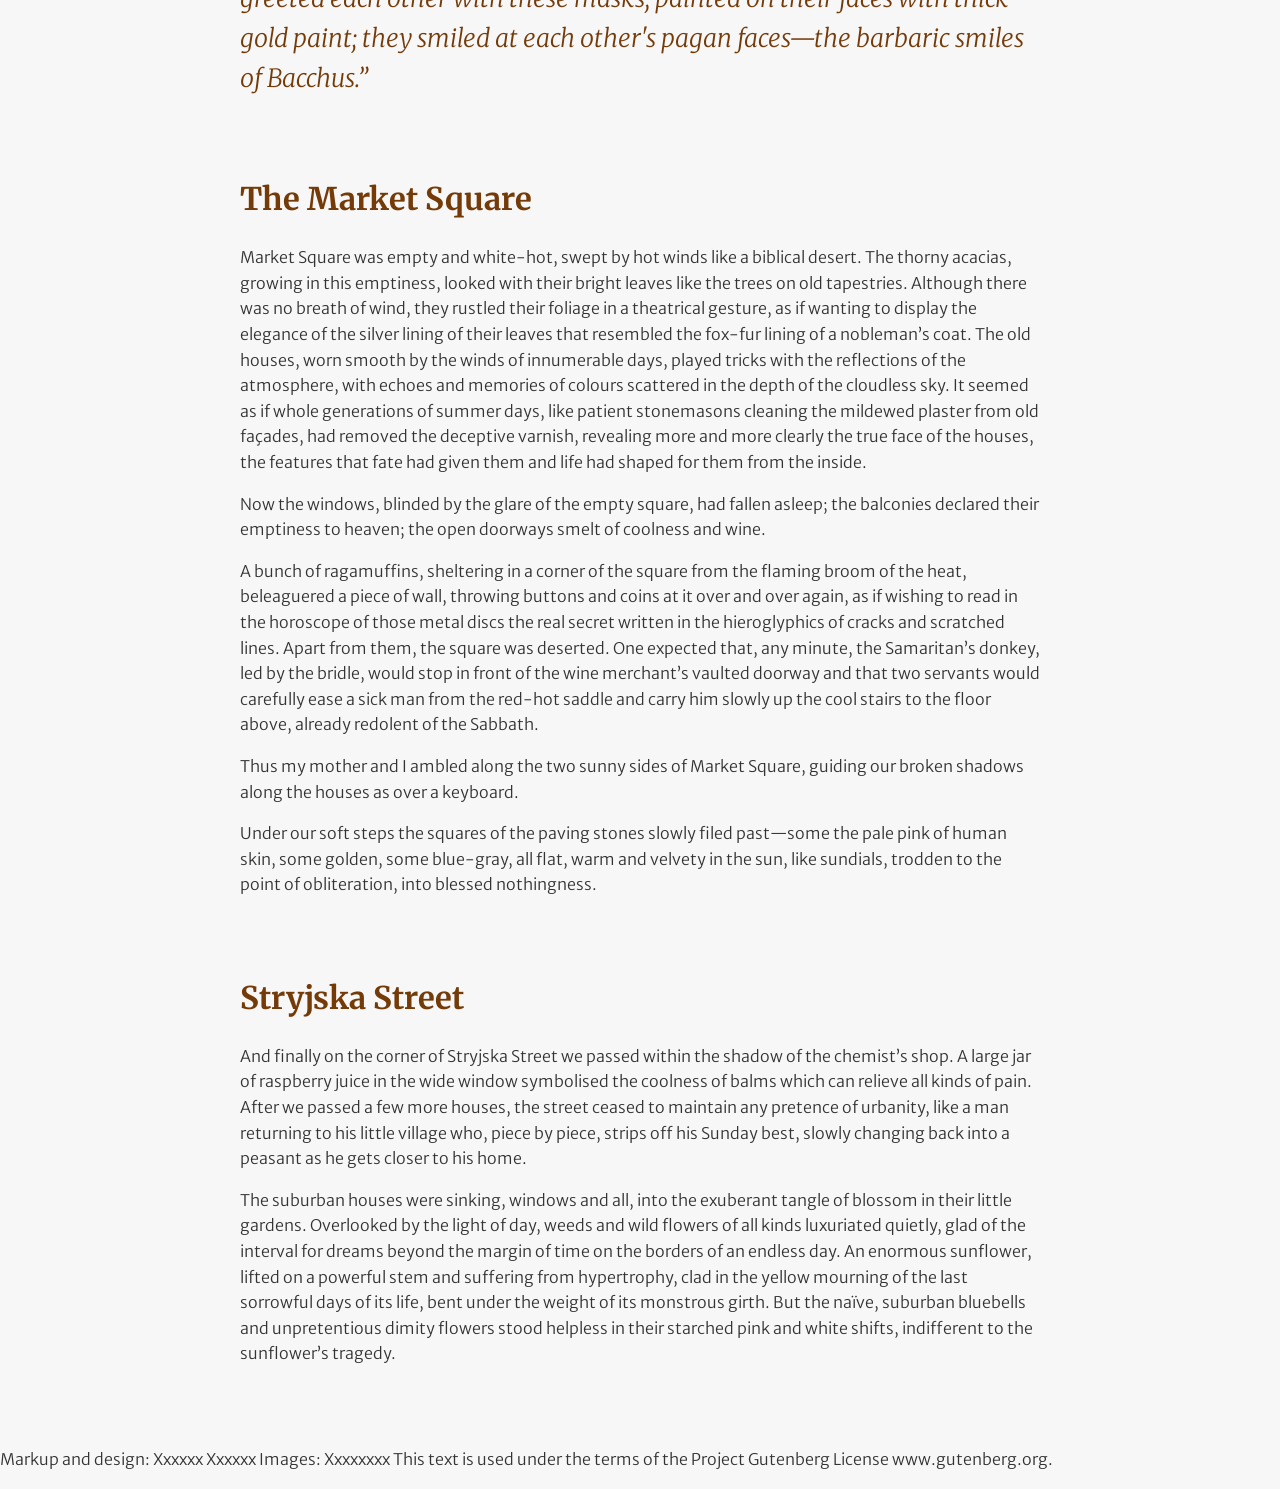
<file: index_two.html>
<!DOCTYPE html>
<html lang="en">
<head>
<meta charset="UTF-8">
   <title>The Street of Crocodiles</title>

    <!-- The line below links our CSS file to this HTML page -->
    <link href="css/reset.css" type="text/css" rel="stylesheet"/>
    <link href="css/style.css" type="text/css" rel="stylesheet"/>

    <!-- The line below links Google Fonts to our content -->
    <link rel="preconnect" href="https://fonts.googleapis.com">
    <link rel="preconnect" href="https://fonts.gstatic.com" crossorigin>
    <link href="https://fonts.googleapis.com/css2?family=Merriweather+Sans:ital,wght@0,300..800;1,300..800&family=Merriweather:ital,opsz,wght@0,18..144,300..900;1,18..144,300..900&display=swap" rel="stylesheet">
</head>
<body>
    <header>
    <h1>The Street of Crocodiles</h1>
        <h2>Bruno Schultz</h2>
        <p>In July my father went to take the waters and left me, with my mother and elder brother, a prey to the blinding white heat of the summer days. Dizzy with light, we dipped into that enormous book of holidays, its pages blazing with sunshine and scented with the sweet melting pulp of golden pears.</p>
    </header>

    <section>
        <h2>Luminous Mornings</h2>
            <p>On those luminous mornings Adela returned from the market, like Pomona emerging from the flames of day, spilling from her basket the colourful beauty of the sun - the shiny pink cherries full of juice under their transparent skins, the mysterious black morellos that smelled so much better than they tasted; apricots in whose golden pulp lay the core of long afternoons. And next to that pure poetry of fruit, she unloaded sides of meat with their keyboard of ribs swollen with energy and strength, and seaweeds of vegetables like dead octopuses and squids—the raw material of meals with a yet undefined taste, the vegetative and terrestrial ingredients of dinner, exuding a wild and rustic smell.</p>

            <p>The dark second-floor apartment of the house in Market Square was shot through each day by the naked heat of summer: the silence of the shimmering streaks of air, the squares of brightness dreaming their intense dreams on the floor; the sound of a barrel organ rising from the deepest golden vein of day; two or three bars of a chorus, played on a distant piano over and over again, melting in the sun on the white pavement, lost in the fire of high noon.</p>

            <p>After tidying up, Adela would plunge the rooms into semidarkness by drawing down the linen blinds. All colours immediately fell an octave lower, the room filled with shadows, as if it had sunk to the bottom of the sea and the light was reflected in mirrors of green water - and the heat of the day began to breathe on the blinds as they stirred slightly in their daydreams.</p>

                <blockquote>
                “On Saturday afternoons I used to go for a walk with my mother. From the dusk of the hallway, we stepped at once into the brightness of the day. The passers-by, bathed in melting gold, had their eyes half closed against the glare, as if they were drenched with honey. Upper lips were drawn back, exposing the teeth. Everyone in this golden day wore that grimace of heat—as if the sun had forced his worshipers to wear identical masks of gold. The old and the young, women and children, greeted each other with these masks, painted on their faces with thick gold paint; they smiled at each other's pagan faces—the barbaric smiles of Bacchus.”
            </blockquote>
    </section>

    <section>
        <h2>The Market Square</h2>
            <p>Market Square was empty and white-hot, swept by hot winds like a biblical desert. The thorny acacias, growing in this emptiness, looked with their bright leaves like the trees on old tapestries. Although there was no breath of wind, they rustled their foliage in a theatrical gesture, as if wanting to display the elegance of the silver lining of their leaves that resembled the fox-fur lining of a nobleman’s coat. The old houses, worn smooth by the winds of innumerable days, played tricks with the reflections of the atmosphere, with echoes and memories of colours scattered in the depth of the cloudless sky. It seemed as if whole generations of summer days, like patient stonemasons cleaning the mildewed plaster from old façades, had removed the deceptive varnish, revealing more and more clearly the true face of the houses, the features that fate had given them and life had shaped for them from the inside.</p>

            <p>Now the windows, blinded by the glare of the empty square, had fallen asleep; the balconies declared their emptiness to heaven; the open doorways smelt of coolness and wine.</p>

            <p>A bunch of ragamuffins, sheltering in a corner of the square from the flaming broom of the heat, beleaguered a piece of wall, throwing buttons and coins at it over and over again, as if wishing to read in the horoscope of those metal discs the real secret written in the hieroglyphics of cracks and scratched lines. Apart from them, the square was deserted. One expected that, any minute, the Samaritan’s donkey, led by the bridle, would stop in front of the wine merchant’s vaulted doorway and that two servants would carefully ease a sick man from the red-hot saddle and carry him slowly up the cool stairs to the floor above, already redolent of the Sabbath.</p>

            <p>Thus my mother and I ambled along the two sunny sides of Market Square, guiding our broken shadows along the houses as over a keyboard.</p>

            <p>Under our soft steps the squares of the paving stones slowly filed past—some the pale pink of human skin, some golden, some blue-gray, all flat, warm and velvety in the sun, like sundials, trodden to the point of obliteration, into blessed nothingness.</p>
    </section>

    <section>
        <h2>Stryjska Street</h2>

            <p>And finally on the corner of Stryjska Street we passed within the shadow of the chemist’s shop. A large jar of raspberry juice in the wide window symbolised the coolness of balms which can relieve all kinds of pain. After we passed a few more houses, the street ceased to maintain any pretence of urbanity, like a man returning to his little village who, piece by piece, strips off his Sunday best, slowly changing back into a peasant as he gets closer to his home.</p>

    
            <p>The suburban houses were sinking, windows and all, into the exuberant tangle of blossom in their little gardens. Overlooked by the light of day, weeds and wild flowers of all kinds luxuriated quietly, glad of the interval for dreams beyond the margin of time on the borders of an endless day. An enormous sunflower, lifted on a powerful stem and suffering from hypertrophy, clad in the yellow mourning of the last sorrowful days of its life, bent under the weight of its monstrous girth. But the naïve, suburban bluebells and unpretentious dimity flowers stood helpless in their starched pink and white shifts, indifferent to the sunflower’s tragedy.</p>
    </section>

<footer>
    <p>Markup and design: Xxxxxx Xxxxxx Images: Xxxxxxxx This text is used under the terms of the Project Gutenberg License www.gutenberg.org.</p>
</footer>

</body>
</html>
</file>
<file: css/style2.css>
body {
    background: #f7f7f7;
    color: #333333;
    font-family: "Merriweather Sans", sans-serif;
    font-weight: 300;
}
section, header {
    width: 80%;
    max-width: 800px;
    margin: auto;
    margin-bottom: 5rem;
}

header h1, h2, blockquote {
    font-family: "Merriweather", serif;
    color: #743B09;
}

header h1 {
    font-size: 7.451rem;
    line-height: 1;
     color: #AE821C;
     margin: 5rem 0 1rem 0;
}

h2 {
    font-size: 1.953rem;
}
header h2 {
    font-family: "Merriweather Sans", sans-serif;
    font-weight: 300;
    color: #333333;
    font-style: oblique;
    margin-bottom: 4rem;
}

p{
    line-height: 1.6;
}

header p {
    font-size: 1.562rem;
    font-family: "Merriweather", serif;
    color: #743B09;
}
blockquote{
margin: 4rem 0 2rem 0;
 }

blockquote {
    line-height: 1.6;
    font-style: italic;
    font-size: 1.562rem;
    hanging-punctuation: first;
    text-indent: -0.6rem;
}

hr {
    margin: 3rem 0 5rem 0;
}

/*-- Styling links --*/
a {
    color:#743B09;
    text-decoration: none;
    border-bottom: 2px dotted;
    font-weight: 600;
}
a:hover { color:#AE821C}

/*-- navigation --*/
.responsivenav {
    background: #743B09;
    padding: 10px;
    display: flex;
    justify-content: space-between;
    align-items: center;
}

#logo {
   font-size: 2rem; 
   color: #f7f7f7;
   font-family: 'Merriweather', serif;
   font-weight: 600;
   padding-left: 35px;
}

/*-- Adding responsive element to images --*/
.gridimage {
    display: grid;
    column-gap: 10px;
    grid-template-columns: repeat(auto-fill, minmax(300px, 1fr));
}

nav {
    display: flex;
    padding: 1.5rem 0;
    font-size: 0.8rem;
}

nav ul {
    text-align: right;
    text-transform: uppercase;
    letter-spacing: 1px;
    list-style-type: none;
    padding-right: 70px;
}
nav ul li {
    display: inline;
    margin: 5px;
}
nav a {
    border-bottom: none;
    color: #f7f7f7;
    padding: 10px;
}
nav a:hover {
    color: #fbd681;
    transition: all 0.3s ease-in-out;
}

/*-- Styling the footer --*/

footer {
    background: #333333;
    color: #f7f7f7;
    text-align: center;
    font-size: 0.8rem;
    padding: 4rem 0;
}

.light {
    background: #fbd681;
    padding: 3rem 0;
}

footer a {
    color: #fbd681;
}

footer a:hover {
    color: #f7f7f7;
}

/*-- ADDING MEDIA QUERIES FOR DIFFERENT DEVICES --*/
@media (max-width: 600px) {
header h1 {
    font-size: 4rem;
}

.gridimage {
    row-gap: 10px;
}
      }
</file>
<file: css/connections.css>
.connections{
    position: relative;
    margin: 0 auto;
  }
  .connections ul{
    margin: 0;
    padding: 0;
  }
  .connections li{
    margin: 0 10px;
    padding: 0;
    list-style: none;
    display: inline-block;  
  }
  .connections a:link{
    border-bottom: none;
  }
  .connections img,
  .connections svg{
    border: none;
  }
  .connections a:hover img,
  .connections a:hover svg{
    border-bottom: none;}
  
  .connections svg {
        margin: 1em auto;}
  
  .connections a:hover svg path {
        fill: #D8C385;
        transition: all 0.3s ease-in-out;}
  
  footer .connections a:hover svg path {
          fill:  #D8C385;
          transition: all 0.3s ease-in-out;}
</file>
<file: css/style.css>
body {
    background: #f7f7f7;
    color: #333333;
    font-family: "Merriweather Sans", sans-serif;
    font-weight: 300;
}
section, header {
    width: 80%;
    max-width: 800px;
    margin: auto;
    margin-bottom: 5rem;
}

header h1, h2, blockquote {
    font-family: "Merriweather", serif;
    color: #743B09;
}

header h1 {
    font-size: 7.451rem;
    line-height: 1;
     color: #AE821C;
     margin: 5rem 0 1rem 0;
}

h2 {
    font-size: 1.953rem;
}
header h2 {
    font-family: "Merriweather Sans", sans-serif;
    font-weight: 300;
    color: #333333;
    font-style: oblique;
    margin-bottom: 4rem;
}

p{
    line-height: 1.6;
}

header p {
    font-size: 1.562rem;
    font-family: "Merriweather", serif;
    color: #743B09;
}
blockquote{
margin: 4rem 0 2rem 0;
 }

blockquote {
    line-height: 1.6;
    font-style: italic;
    font-size: 1.562rem;
    hanging-punctuation: first;
    text-indent: -0.6rem;
}
</file>
